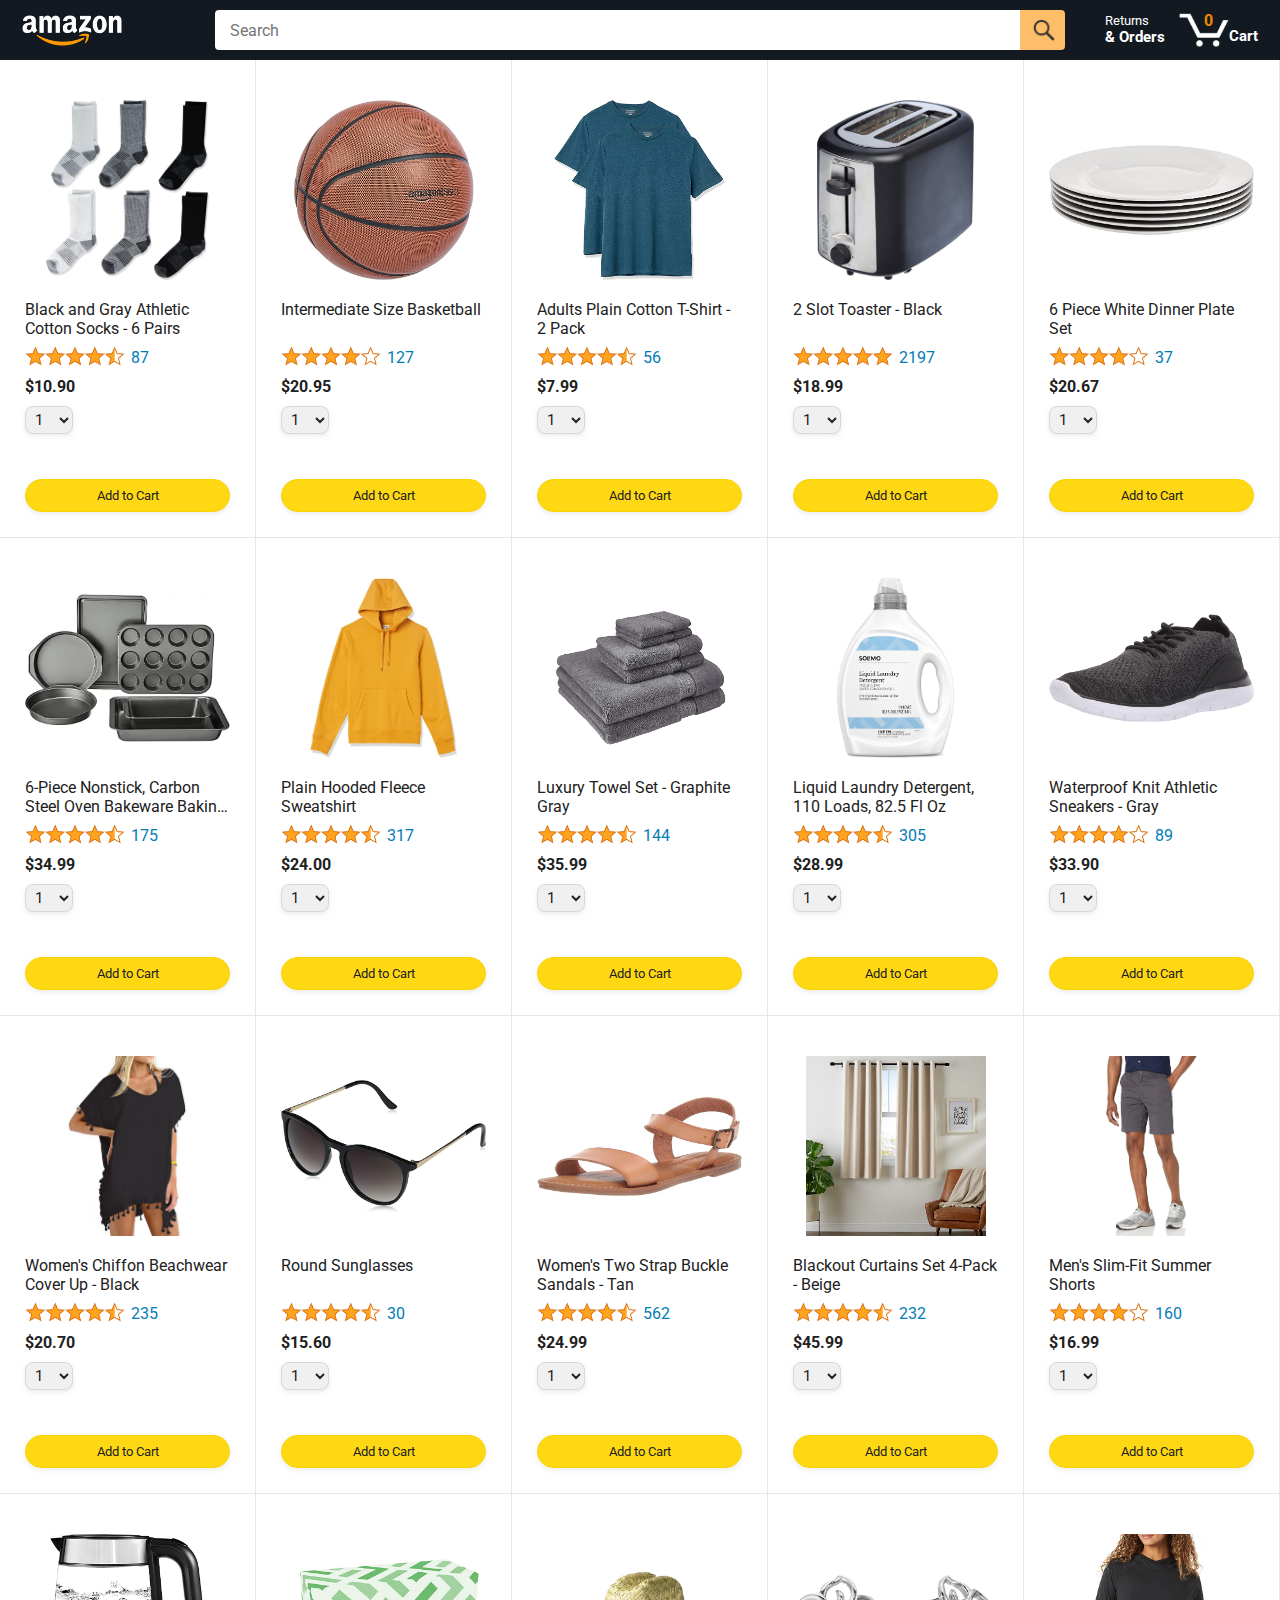
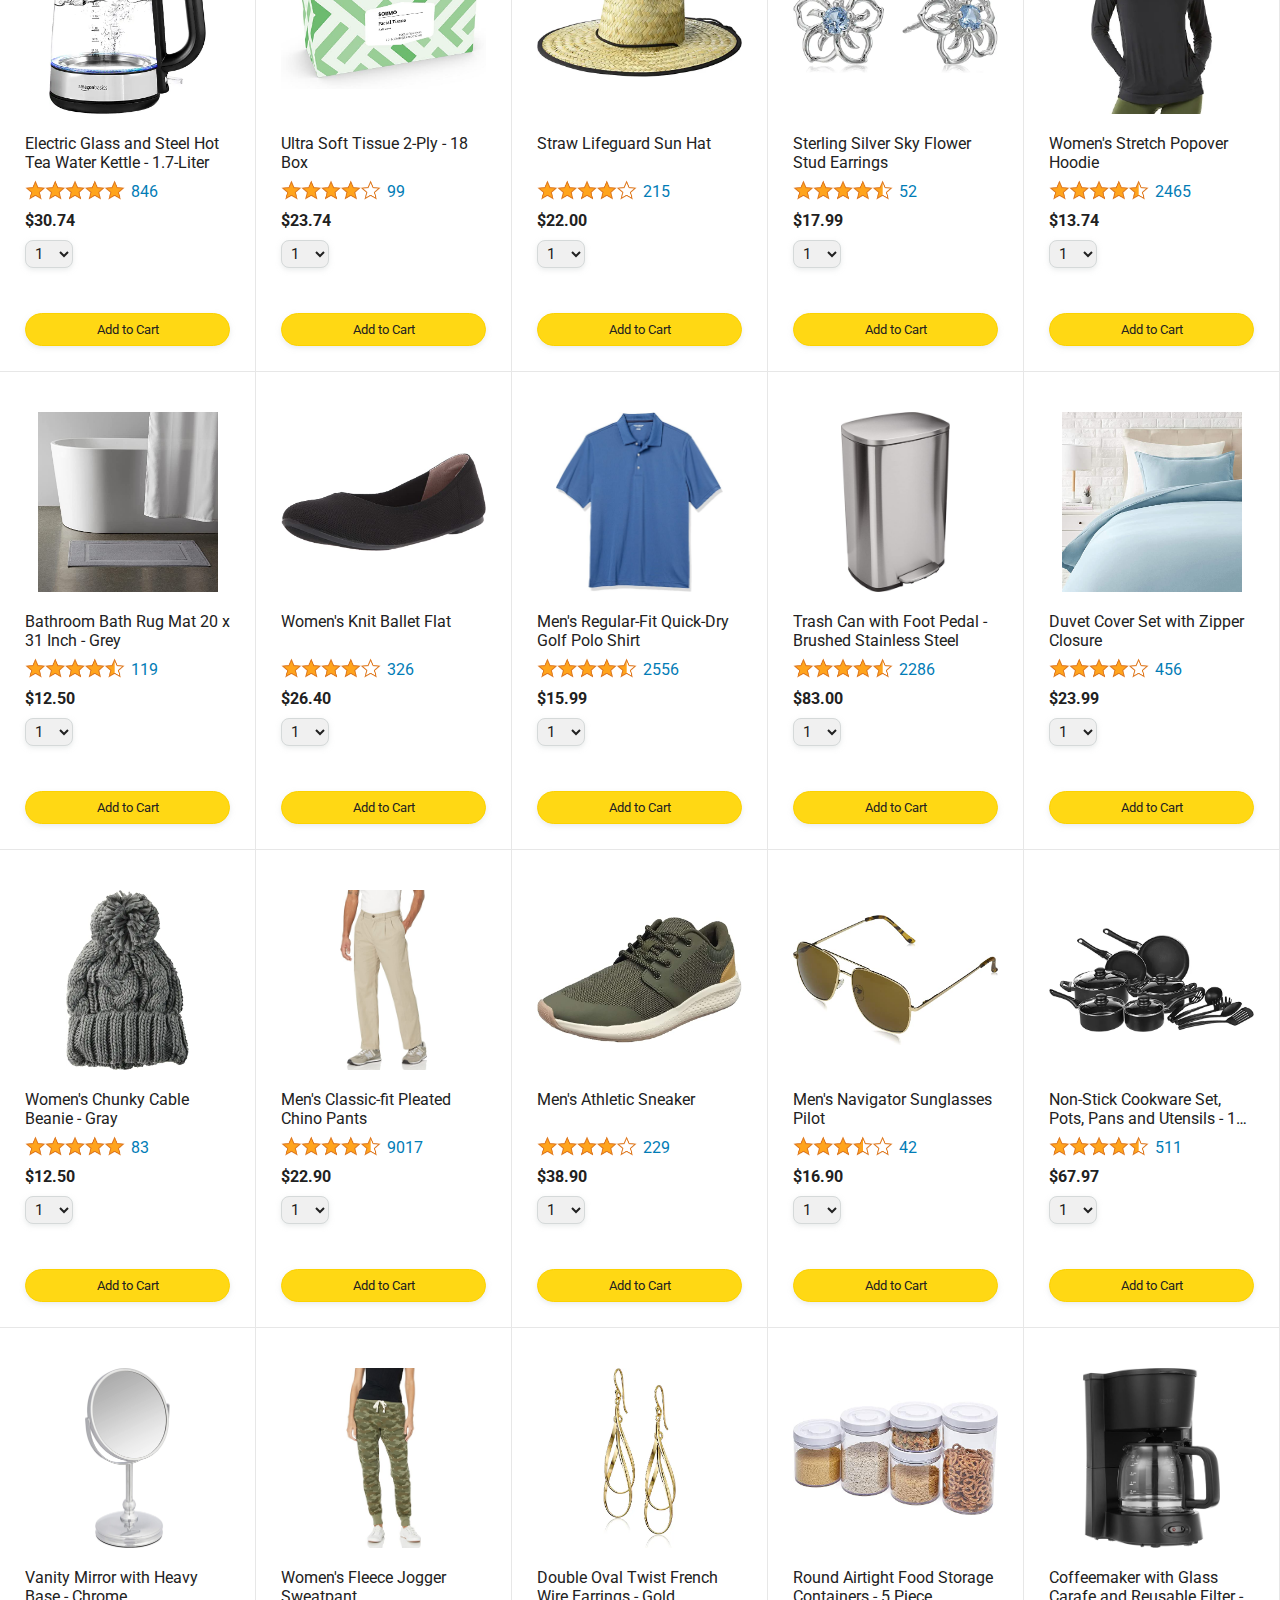
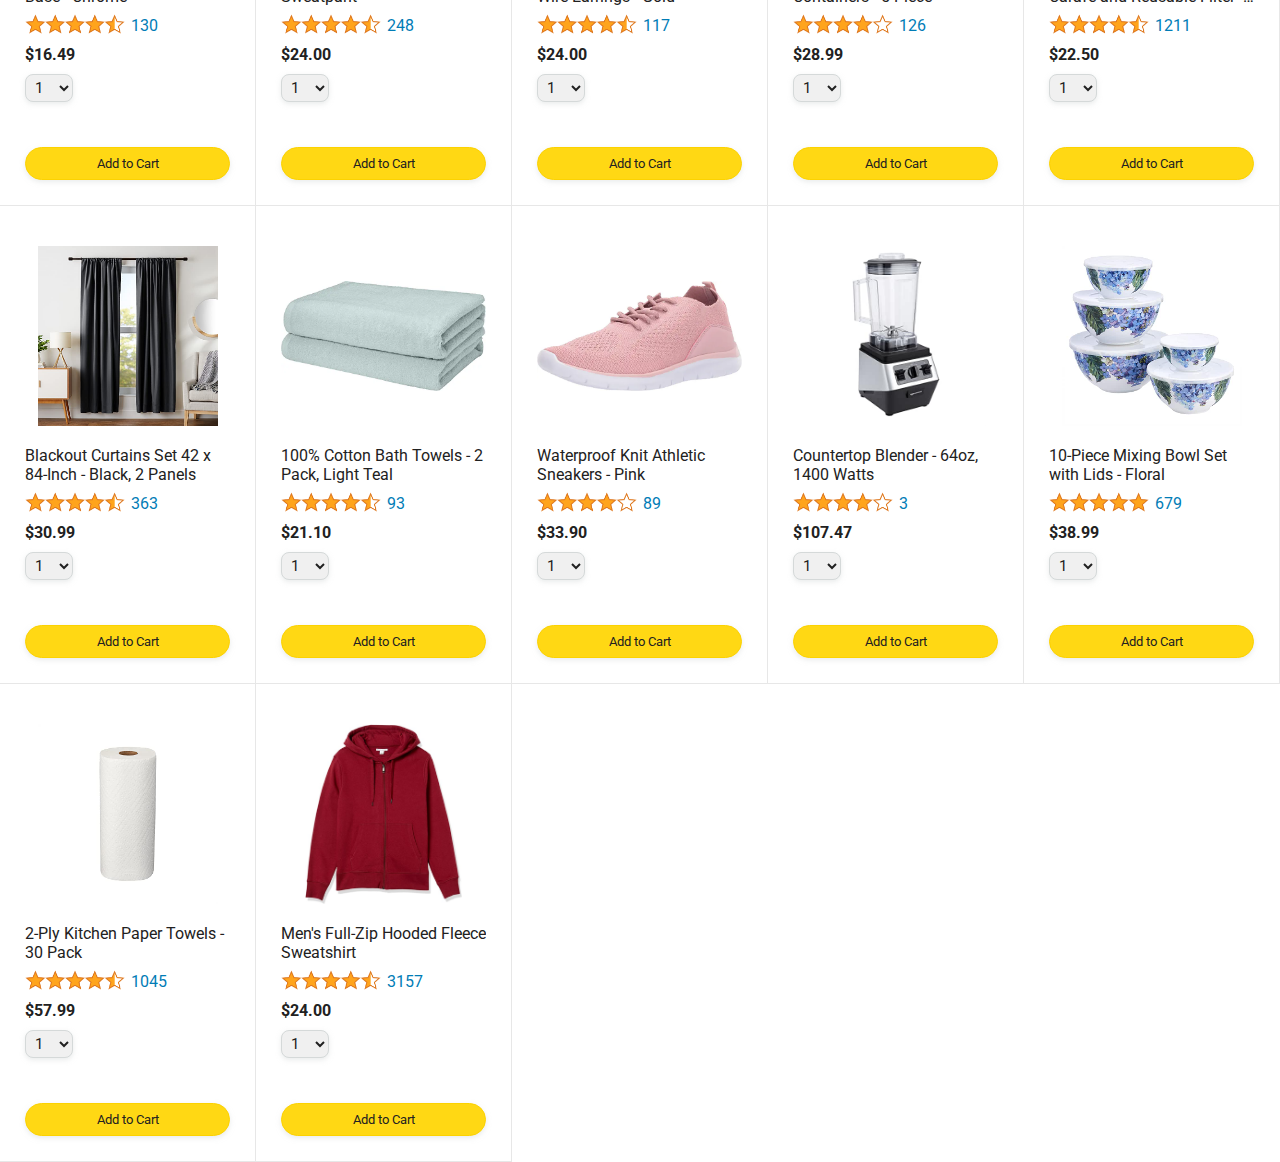
<file: index.html>
<!DOCTYPE html>
<html lang="en">
	<head>
		<meta charset="UTF-8" />
		<meta name="viewport" content="width=device-width, initial-scale=1.0" />
		<title>Amazon Project</title>

		<link rel="preconnect" href="https://fonts.googleapis.com" />
		<link rel="preconnect" href="https://fonts.gstatic.com" crossorigin />
		<link href="https://fonts.googleapis.com/css2?family=Roboto:wght@400;500;700&display=swap" rel="stylesheet" />

		<link rel="stylesheet" href="styles/shared/general.css" />
		<link rel="stylesheet" href="styles/shared/amazon-header.css" />
		<link rel="stylesheet" href="styles/pages/amazon.css" />
	</head>
	<body>
		<div class="amazon-header">
			<div class="amazon-header-left-section">
				<a href="index.html" class="header-link">
					<img class="amazon-logo" src="images/amazon-logo-white.png" />
					<img class="amazon-mobile-logo" src="images/amazon-mobile-logo-white.png" />
				</a>
			</div>

			<div class="amazon-header-middle-section">
				<input class="search-bar" type="text" placeholder="Search" />

				<button class="search-button">
					<img class="search-icon" src="images/icons/search-icon.png" />
				</button>
			</div>

			<div class="amazon-header-right-section">
				<a class="orders-link header-link" href="orders.html">
					<span class="returns-text">Returns</span>
					<span class="orders-text">& Orders</span>
				</a>

				<a class="cart-link header-link" href="checkout.html">
					<img class="cart-icon" src="images/icons/cart-icon.png" />
					<div class="cart-quantity js-cart-quantity">0</div>
					<div class="cart-text">Cart</div>
				</a>
			</div>
		</div>

		<div class="main">
			<div class="products-grid js-products-grid"></div>
		</div>

		<script type="module" src="./scripts/amazon.js"></script>
	</body>
</html>
</file>
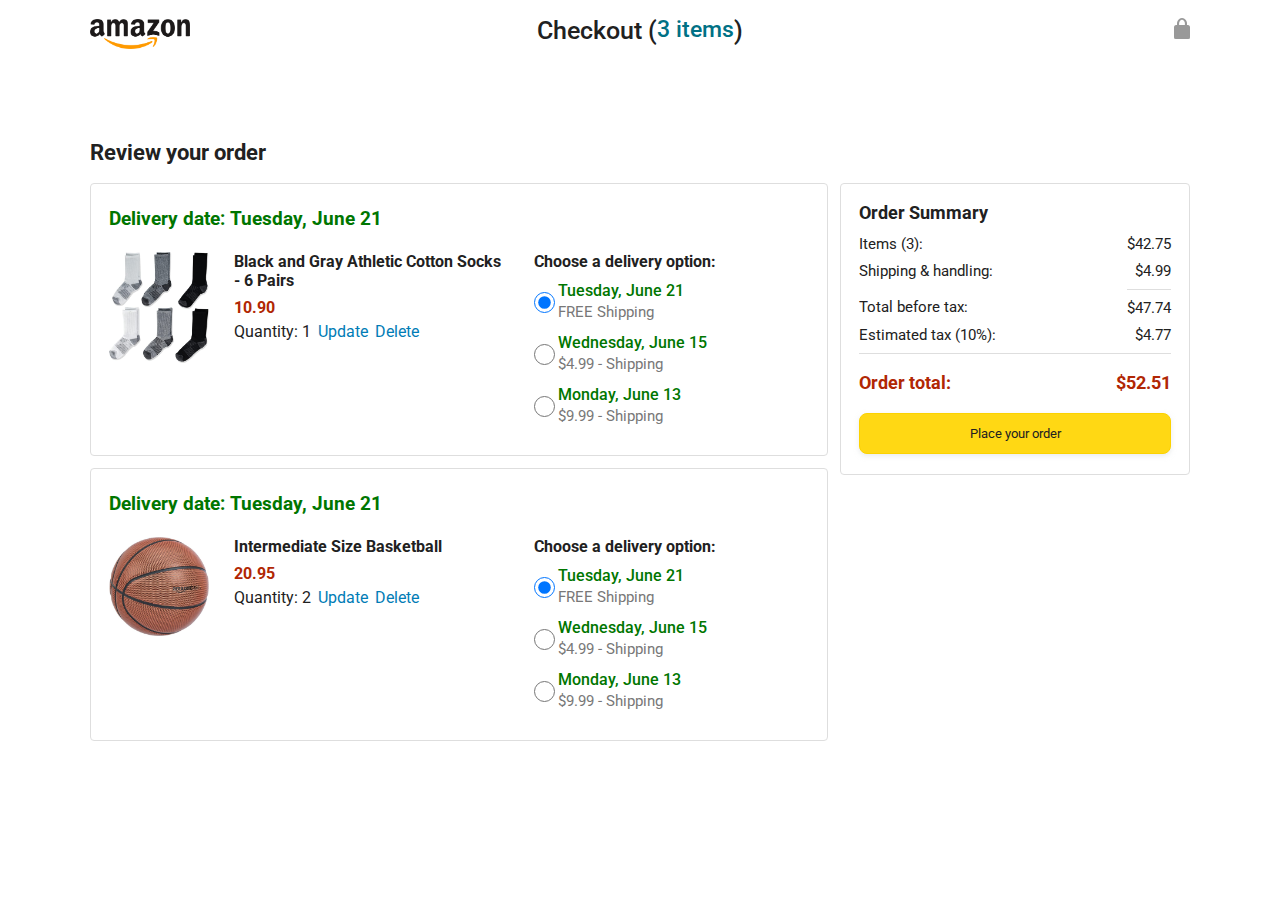
<file: checkout.html>
<!DOCTYPE html>
<html lang="en">
	<head>
		<meta charset="UTF-8" />
		<meta name="viewport" content="width=device-width, initial-scale=1.0" />
		<title>Checkout</title>

		<link rel="preconnect" href="https://fonts.googleapis.com" />
		<link rel="preconnect" href="https://fonts.gstatic.com" crossorigin />
		<link href="https://fonts.googleapis.com/css2?family=Roboto:wght@400;500;700&display=swap" rel="stylesheet" />

		<link rel="stylesheet" href="styles/shared/general.css" />
		<link rel="stylesheet" href="styles/pages/checkout/checkout-header.css" />
		<link rel="stylesheet" href="styles/pages/checkout/checkout.css" />
	</head>
	<body>
		<div class="checkout-header">
			<div class="header-content">
				<div class="checkout-header-left-section">
					<a href="index.html">
						<img class="amazon-logo" src="images/amazon-logo.png" />
						<img class="amazon-mobile-logo" src="images/amazon-mobile-logo.png" />
					</a>
				</div>

				<div class="checkout-header-middle-section">Checkout (<a class="return-to-home-link" href="index.html">3 items</a>)</div>

				<div class="checkout-header-right-section">
					<img src="images/icons/checkout-lock-icon.png" />
				</div>
			</div>
		</div>

		<div class="main">
			<div class="page-title">Review your order</div>

			<div class="checkout-grid">
				<div class="order-summary js-order-summary"></div>

				<div class="payment-summary">
					<div class="payment-summary-title">Order Summary</div>

					<div class="payment-summary-row">
						<div>Items (3):</div>
						<div class="payment-summary-money">$42.75</div>
					</div>

					<div class="payment-summary-row">
						<div>Shipping &amp; handling:</div>
						<div class="payment-summary-money">$4.99</div>
					</div>

					<div class="payment-summary-row subtotal-row">
						<div>Total before tax:</div>
						<div class="payment-summary-money">$47.74</div>
					</div>

					<div class="payment-summary-row">
						<div>Estimated tax (10%):</div>
						<div class="payment-summary-money">$4.77</div>
					</div>

					<div class="payment-summary-row total-row">
						<div>Order total:</div>
						<div class="payment-summary-money">$52.51</div>
					</div>

					<button class="place-order-button button-primary">Place your order</button>
				</div>
			</div>
		</div>

		<script type="module" src="./scripts/checkout.js"></script>
	</body>
</html>
</file>
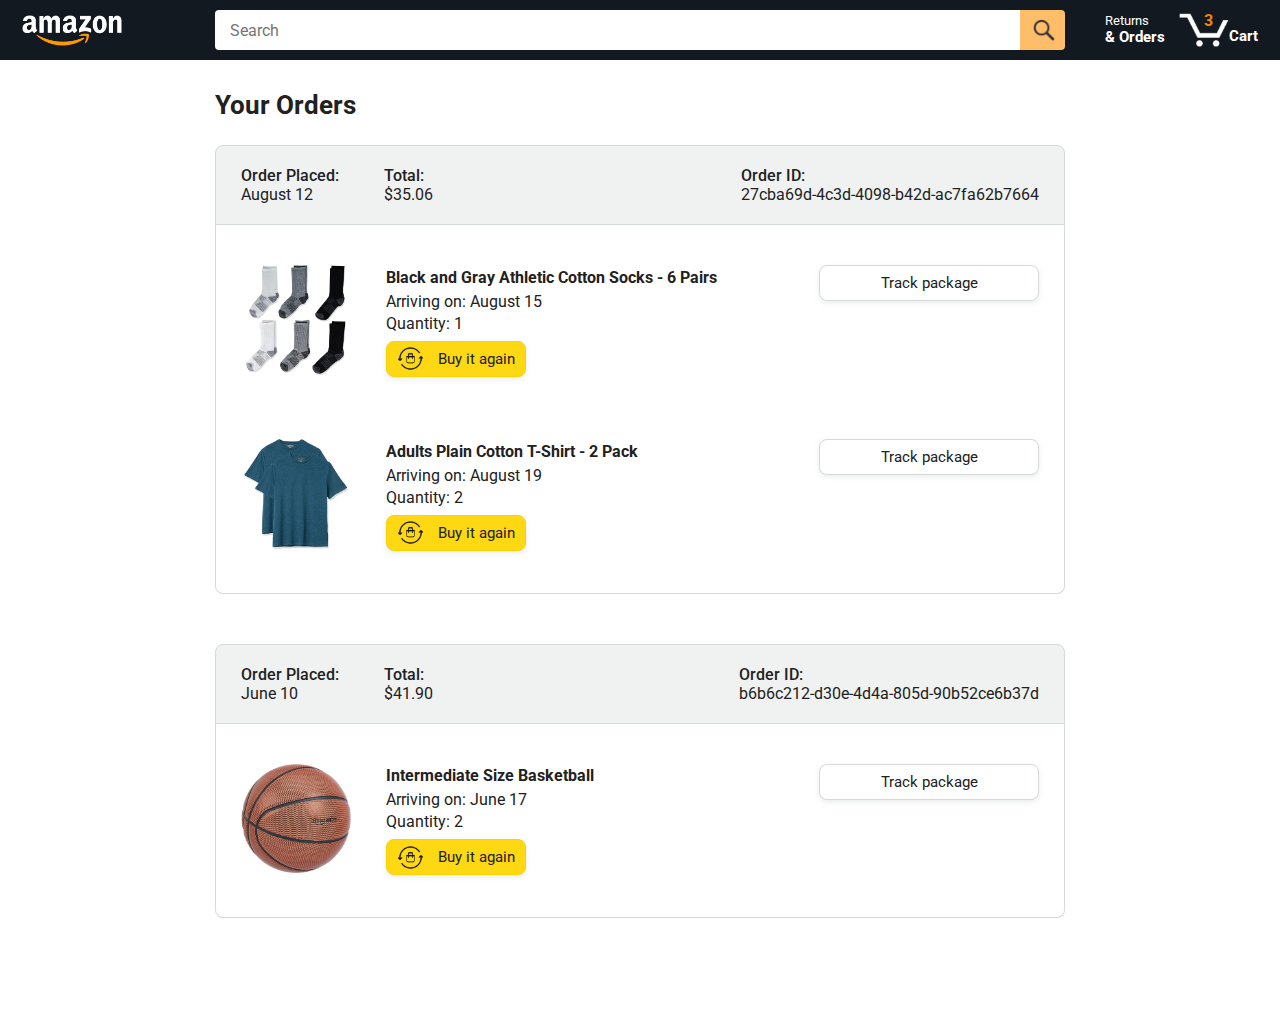
<file: orders.html>
<!DOCTYPE html>
<html lang="en">
	<head>
		<meta charset="UTF-8" />
		<meta name="viewport" content="width=device-width, initial-scale=1.0" />
		<title>Orders</title>

		<link rel="preconnect" href="https://fonts.googleapis.com" />
		<link rel="preconnect" href="https://fonts.gstatic.com" crossorigin />
		<link href="https://fonts.googleapis.com/css2?family=Roboto:wght@400;500;700&display=swap" rel="stylesheet" />

		<link rel="stylesheet" href="styles/shared/general.css" />
		<link rel="stylesheet" href="styles/shared/amazon-header.css" />
		<link rel="stylesheet" href="styles/pages/orders.css" />
	</head>
	<body>
		<div class="amazon-header">
			<div class="amazon-header-left-section">
				<a href="index.html" class="header-link">
					<img class="amazon-logo" src="images/amazon-logo-white.png" />
					<img class="amazon-mobile-logo" src="images/amazon-mobile-logo-white.png" />
				</a>
			</div>

			<div class="amazon-header-middle-section">
				<input class="search-bar" type="text" placeholder="Search" />

				<button class="search-button">
					<img class="search-icon" src="images/icons/search-icon.png" />
				</button>
			</div>

			<div class="amazon-header-right-section">
				<a class="orders-link header-link" href="orders.html">
					<span class="returns-text">Returns</span>
					<span class="orders-text">& Orders</span>
				</a>

				<a class="cart-link header-link" href="checkout.html">
					<img class="cart-icon" src="images/icons/cart-icon.png" />
					<div class="cart-quantity">3</div>
					<div class="cart-text">Cart</div>
				</a>
			</div>
		</div>

		<div class="main">
			<div class="page-title">Your Orders</div>

			<div class="orders-grid">
				<div class="order-container">
					<div class="order-header">
						<div class="order-header-left-section">
							<div class="order-date">
								<div class="order-header-label">Order Placed:</div>
								<div>August 12</div>
							</div>
							<div class="order-total">
								<div class="order-header-label">Total:</div>
								<div>$35.06</div>
							</div>
						</div>

						<div class="order-header-right-section">
							<div class="order-header-label">Order ID:</div>
							<div>27cba69d-4c3d-4098-b42d-ac7fa62b7664</div>
						</div>
					</div>

					<div class="order-details-grid">
						<div class="product-image-container">
							<img src="images/products/athletic-cotton-socks-6-pairs.jpg" />
						</div>

						<div class="product-details">
							<div class="product-name">Black and Gray Athletic Cotton Socks - 6 Pairs</div>
							<div class="product-delivery-date">Arriving on: August 15</div>
							<div class="product-quantity">Quantity: 1</div>
							<button class="buy-again-button button-primary">
								<img class="buy-again-icon" src="images/icons/buy-again.png" />
								<span class="buy-again-message">Buy it again</span>
							</button>
						</div>

						<div class="product-actions">
							<a href="tracking.html">
								<button class="track-package-button button-secondary">Track package</button>
							</a>
						</div>

						<div class="product-image-container">
							<img src="images/products/adults-plain-cotton-tshirt-2-pack-teal.jpg" />
						</div>

						<div class="product-details">
							<div class="product-name">Adults Plain Cotton T-Shirt - 2 Pack</div>
							<div class="product-delivery-date">Arriving on: August 19</div>
							<div class="product-quantity">Quantity: 2</div>
							<button class="buy-again-button button-primary">
								<img class="buy-again-icon" src="images/icons/buy-again.png" />
								<span class="buy-again-message">Buy it again</span>
							</button>
						</div>

						<div class="product-actions">
							<a href="tracking.html">
								<button class="track-package-button button-secondary">Track package</button>
							</a>
						</div>
					</div>
				</div>

				<div class="order-container">
					<div class="order-header">
						<div class="order-header-left-section">
							<div class="order-date">
								<div class="order-header-label">Order Placed:</div>
								<div>June 10</div>
							</div>
							<div class="order-total">
								<div class="order-header-label">Total:</div>
								<div>$41.90</div>
							</div>
						</div>

						<div class="order-header-right-section">
							<div class="order-header-label">Order ID:</div>
							<div>b6b6c212-d30e-4d4a-805d-90b52ce6b37d</div>
						</div>
					</div>

					<div class="order-details-grid">
						<div class="product-image-container">
							<img src="images/products/intermediate-composite-basketball.jpg" />
						</div>

						<div class="product-details">
							<div class="product-name">Intermediate Size Basketball</div>
							<div class="product-delivery-date">Arriving on: June 17</div>
							<div class="product-quantity">Quantity: 2</div>
							<button class="buy-again-button button-primary">
								<img class="buy-again-icon" src="images/icons/buy-again.png" />
								<span class="buy-again-message">Buy it again</span>
							</button>
						</div>

						<div class="product-actions">
							<a href="tracking.html">
								<button class="track-package-button button-secondary">Track package</button>
							</a>
						</div>
					</div>
				</div>
			</div>
		</div>
	</body>
</html>
</file>
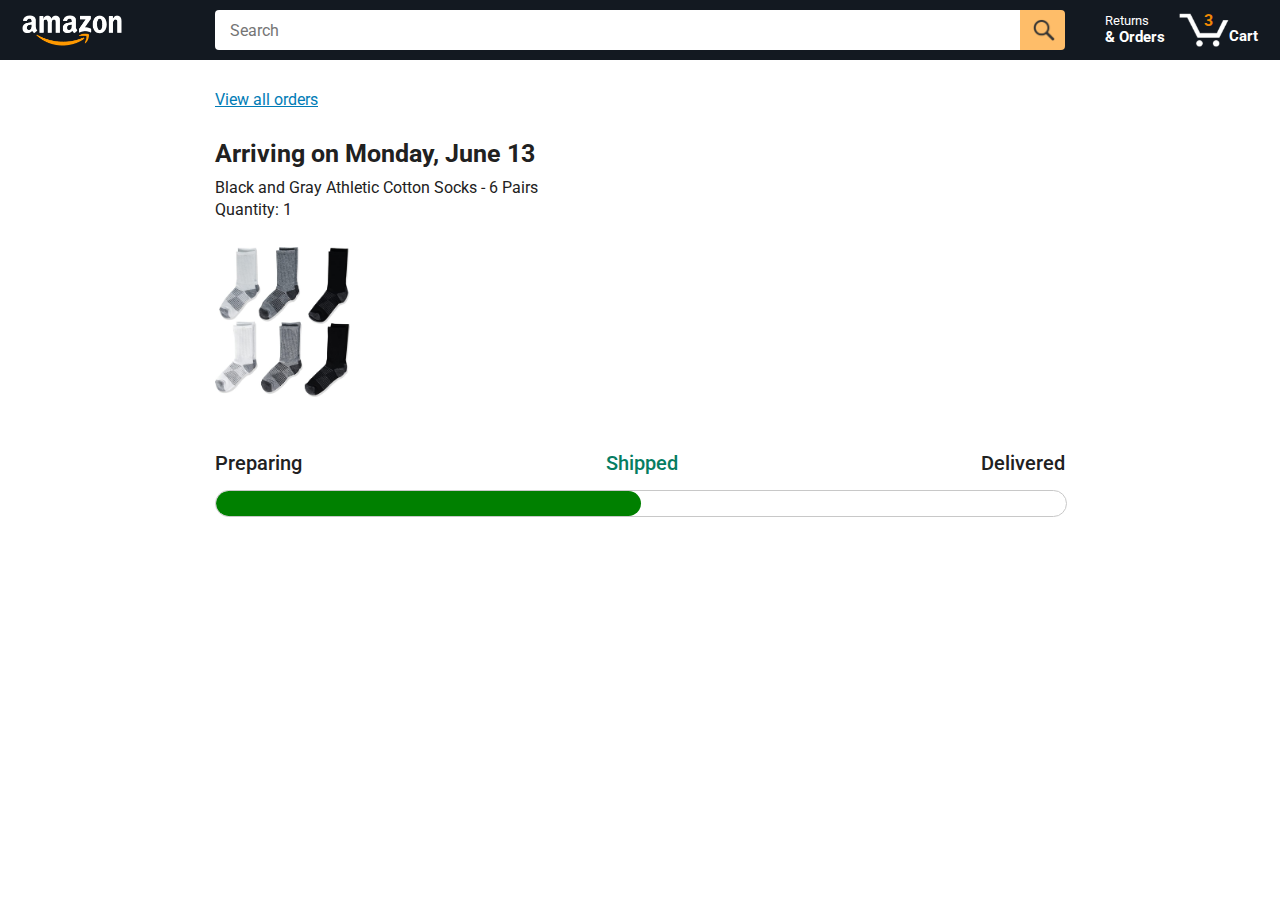
<file: tracking.html>
<!DOCTYPE html>
<html lang="en">
	<head>
		<meta charset="UTF-8" />
		<meta name="viewport" content="width=device-width, initial-scale=1.0" />
		<title>Tracking</title>

		<link rel="preconnect" href="https://fonts.googleapis.com" />
		<link rel="preconnect" href="https://fonts.gstatic.com" crossorigin />
		<link href="https://fonts.googleapis.com/css2?family=Roboto:wght@400;500;700&display=swap" rel="stylesheet" />

		<link rel="stylesheet" href="styles/shared/general.css" />
		<link rel="stylesheet" href="styles/shared/amazon-header.css" />
		<link rel="stylesheet" href="styles/pages/tracking.css" />
	</head>
	<body>
		<div class="amazon-header">
			<div class="amazon-header-left-section">
				<a href="index.html" class="header-link">
					<img class="amazon-logo" src="images/amazon-logo-white.png" />
					<img class="amazon-mobile-logo" src="images/amazon-mobile-logo-white.png" />
				</a>
			</div>

			<div class="amazon-header-middle-section">
				<input class="search-bar" type="text" placeholder="Search" />

				<button class="search-button">
					<img class="search-icon" src="images/icons/search-icon.png" />
				</button>
			</div>

			<div class="amazon-header-right-section">
				<a class="orders-link header-link" href="orders.html">
					<span class="returns-text">Returns</span>
					<span class="orders-text">& Orders</span>
				</a>

				<a class="cart-link header-link" href="checkout.html">
					<img class="cart-icon" src="images/icons/cart-icon.png" />
					<div class="cart-quantity">3</div>
					<div class="cart-text">Cart</div>
				</a>
			</div>
		</div>

		<div class="main">
			<div class="order-tracking">
				<a class="back-to-orders-link link-primary" href="orders.html"> View all orders </a>

				<div class="delivery-date">Arriving on Monday, June 13</div>

				<div class="product-info">Black and Gray Athletic Cotton Socks - 6 Pairs</div>

				<div class="product-info">Quantity: 1</div>

				<img class="product-image" src="images/products/athletic-cotton-socks-6-pairs.jpg" />

				<div class="progress-labels-container">
					<div class="progress-label">Preparing</div>
					<div class="progress-label current-status">Shipped</div>
					<div class="progress-label">Delivered</div>
				</div>

				<div class="progress-bar-container">
					<div class="progress-bar"></div>
				</div>
			</div>
		</div>
	</body>
</html>
</file>
<file: styles/shared/general.css>
body {
    font-family: Roboto, Arial;
    color: rgb(33, 33, 33);
    /* The <body> element has a default margin of 8px
     on all sides. This removes the default margins. */
    margin: 0;
}

/* <p> elements have a default margin on the top
   and bottom. This removes the default margins. */
p {
    margin: 0;
}

button {
    cursor: pointer;
}

select {
    cursor: pointer;
}

input, select, button {
    font-family: Roboto, Arial;
}

.button-primary {
    color: rgb(33, 33, 33);
    background-color: rgb(255, 216, 20);
    border: 1px solid rgb(252, 210, 0);
    border-radius: 8px;
    cursor: pointer;
    box-shadow: 0 2px 5px rgba(213, 217, 217, 0.5);
}

.button-primary:hover {
    background-color: rgb(247, 202, 0);
    border: 1px solid rgb(242, 194, 0);
}

.button-primary:active {
    background: rgb(255, 216, 20);
    border-color: rgb(252, 210, 0);
    box-shadow: none;
}

.button-secondary {
    color: rgb(33, 33, 33);
    background: white;
    border: 1px solid rgb(213, 217, 217);
    border-radius: 8px;
    cursor: pointer;
    box-shadow: 0 2px 5px rgba(213, 217, 217, 0.5);
}

.button-secondary:hover {
    background-color: rgb(247, 250, 250);
}

.button-secondary:active {
    background-color: rgb(237, 253, 255);
    box-shadow: none;
}

/* These styles will limit text to 2 lines. Anything
   beyond 2 lines will be replaced with "..."
   You can find this code by using an A.I. tool or by
   searching in Google.
   https://css-tricks.com/almanac/properties/l/line-clamp/ */
.limit-text-to-2-lines {
    display: -webkit-box;
    -webkit-line-clamp: 2;
    -webkit-box-orient: vertical;
    overflow: hidden;
}

.link-primary {
    color: rgb(1, 124, 182);
    cursor: pointer;
}

.link-primary:hover {
    color: rgb(196, 80, 0);
}

/* Styles for dropdown selectors. */
select {
    color: rgb(33, 33, 33);
    background-color: rgb(240, 240, 240);
    border: 1px solid rgb(213, 217, 217);
    border-radius: 8px;
    padding: 3px 5px;
    font-size: 15px;
    cursor: pointer;
    box-shadow: 0 2px 5px rgba(213, 217, 217, 0.5);
}

select:focus,
input:focus {
    outline: 2px solid rgb(255, 153, 0);
}
</file>
<file: styles/shared/amazon-header.css>
.amazon-header {
    background-color: rgb(19, 25, 33);
    color: white;
    padding-left: 15px;
    padding-right: 15px;

    display: flex;
    align-items: center;
    justify-content: space-between;

    position: fixed;
    top: 0;
    left: 0;
    right: 0;
    height: 60px;
}

.amazon-header-left-section {
    width: 180px;
}

@media (max-width: 800px) {
    .amazon-header-left-section {
        width: unset;
    }
}

.header-link {
    display: inline-block;
    padding: 6px;
    border-radius: 2px;
    cursor: pointer;
    text-decoration: none;
    border: 1px solid rgba(0, 0, 0, 0);
}

.header-link:hover {
    border: 1px solid white;
}

.amazon-logo {
    width: 100px;
    margin-top: 5px;
}

.amazon-mobile-logo {
    display: none;
}

@media (max-width: 575px) {
    .amazon-logo {
        display: none;
    }

    .amazon-mobile-logo {
        display: block;
        height: 35px;
        margin-top: 5px;
    }
}

.amazon-header-middle-section {
    flex: 1;
    max-width: 850px;
    margin-left: 10px;
    margin-right: 10px;
    display: flex;
}

.search-bar {
    flex: 1;
    width: 0;
    font-size: 16px;
    height: 38px;
    padding-left: 15px;
    border: none;
    border-top-left-radius: 4px;
    border-bottom-left-radius: 4px;
    border-top-right-radius: 0;
    border-bottom-right-radius: 0;
}

.search-button {
    background-color: rgb(254, 189, 105);
    border: none;
    width: 45px;
    height: 40px;
    border-top-right-radius: 4px;
    border-bottom-right-radius: 4px;
    flex-shrink: 0;
}

.search-icon {
    height: 22px;
    margin-left: 2px;
    margin-top: 3px;
}

.amazon-header-right-section {
    width: 180px;
    flex-shrink: 0;
    display: flex;
    justify-content: end;
}

.orders-link {
    color: white;
}

.returns-text {
    display: block;
    font-size: 13px;
}

.orders-text {
    display: block;
    font-size: 15px;
    font-weight: 700;
}

.cart-link {
    color: white;
    display: flex;
    align-items: center;
    position: relative;
}

.cart-icon {
    width: 50px;
}

.cart-text {
    margin-top: 12px;
    font-size: 15px;
    font-weight: 700;
}

.cart-quantity {
    color: rgb(240, 136, 4);
    font-size: 16px;
    font-weight: 700;

    position: absolute;
    top: 4px;
    left: 22px;

    width: 26px;
    text-align: center;
}
</file>
<file: styles/pages/amazon.css>
.main {
    margin-top: 60px;
}

.products-grid {
    display: grid;

    /* - In CSS Grid, 1fr means a column will take up the
       remaining space in the grid.
     - If we write 1fr 1fr ... 1fr; 8 times, this will
       divide the grid into 8 columns, each taking up an
       equal amount of the space.
     - repeat(8, 1fr); is a shortcut for repeating "1fr"
       8 times (instead of typing out "1fr" 8 times).
       repeat(...) is a special property that works with
       display: grid; */
    grid-template-columns: repeat(8, 1fr);
}

/* @media is used to create responsive design (making the
   website look good on any screen size). This @media
   means when the screen width is 2000px or less, we
   will divide the grid into 7 columns instead of 8. */
@media (max-width: 2000px) {
    .products-grid {
        grid-template-columns: repeat(7, 1fr);
    }
}

/* This @media means when the screen width is 1600px or
   less, we will divide the grid into 6 columns. */
@media (max-width: 1600px) {
    .products-grid {
        grid-template-columns: repeat(6, 1fr);
    }
}

@media (max-width: 1300px) {
    .products-grid {
        grid-template-columns: repeat(5, 1fr);
    }
}

@media (max-width: 1000px) {
    .products-grid {
        grid-template-columns: repeat(4, 1fr);
    }
}

@media (max-width: 800px) {
    .products-grid {
        grid-template-columns: repeat(3, 1fr);
    }
}

@media (max-width: 575px) {
    .products-grid {
        grid-template-columns: repeat(2, 1fr);
    }
}

@media (max-width: 450px) {
    .products-grid {
        grid-template-columns: 1fr;
    }
}

.product-container {
    padding-top: 40px;
    padding-bottom: 25px;
    padding-left: 25px;
    padding-right: 25px;

    border-right: 1px solid rgb(231, 231, 231);
    border-bottom: 1px solid rgb(231, 231, 231);

    display: flex;
    flex-direction: column;
}

.product-image-container {
    display: flex;
    justify-content: center;
    align-items: center;

    height: 180px;
    margin-bottom: 20px;
}

.product-image {
    /* Images will overflow their container by default. To
    prevent this, we set max-width and max-height to 100%
    so they stay inside their container. */
    max-width: 100%;
    max-height: 100%;
}

.product-name {
    height: 40px;
    margin-bottom: 5px;
}

.product-rating-container {
    display: flex;
    align-items: center;
    margin-bottom: 10px;
}

.product-rating-stars {
    width: 100px;
    margin-right: 6px;
}

.product-rating-count {
    color: rgb(1, 124, 182);
    cursor: pointer;
    margin-top: 3px;
}

.product-price {
    font-weight: 700;
    margin-bottom: 10px;
}

.product-quantity-container {
    margin-bottom: 17px;
}

.product-spacer {
    flex: 1;
}

.added-to-cart {
    color: rgb(6, 125, 98);
    font-size: 16px;

    display: flex;
    align-items: center;
    margin-bottom: 8px;

    /* At first, the "Added to cart" message will
     be invisible. Use JavaScript to change the
     opacity and make it visible. */
    opacity: 0;
}

.added-to-cart img {
    height: 20px;
    margin-right: 5px;
}

.add-to-cart-button {
    width: 100%;
    padding: 8px;
    border-radius: 50px;
}

.added-to-cart-visible {
    opacity: 1;
}
</file>
<file: styles/pages/checkout/checkout-header.css>
.checkout-header {
    height: 60px;
    padding-left: 30px;
    padding-right: 30px;
    background-color: white;

    display: flex;
    justify-content: center;

    position: fixed;
    top: 0;
    left: 0;
    right: 0;
    z-index: 1000;
}

.header-content {
    width: 100%;
    max-width: 1100px;

    display: flex;
    align-items: center;
}

.checkout-header-left-section {
    width: 150px;
}

.amazon-logo {
    width: 100px;
    margin-top: 12px;
}

.amazon-mobile-logo {
    display: none;
}

/* @media is used to create responsive design (making the
   website look good on any screen size). This @media
   means when the screen width is 575px or less, different
   styles (inside the {...}) will be applied. */
@media (max-width: 575px) {
    .checkout-header-left-section {
        width: auto;
    }

    .amazon-logo {
        display: none;
    }

    .amazon-mobile-logo {
        display: inline-block;
        height: 35px;
        margin-top: 5px;
    }
}

.checkout-header-middle-section {
    flex: 1;
    flex-shrink: 0;
    text-align: center;

    font-size: 25px;
    font-weight: 500;

    display: flex;
    justify-content: center;
}

.return-to-home-link {
    color: rgb(0, 113, 133);
    font-size: 23px;
    text-decoration: none;
    cursor: pointer;
}

@media (max-width: 1000px) {
    .checkout-header-middle-section {
        font-size: 20px;
        margin-right: 60px;
    }

    .return-to-home-link {
        font-size: 18px;
    }
}

@media (max-width: 575px) {
    .checkout-header-middle-section {
        margin-right: 5px;
    }
}

.checkout-header-right-section {
    text-align: right;
    width: 150px;
}

@media (max-width: 1000px) {
    .checkout-header-right-section {
        width: auto;
    }
}
</file>
<file: styles/pages/checkout/checkout.css>
.main {
    max-width: 1100px;
    padding-left: 30px;
    padding-right: 30px;

    margin-top: 140px;
    margin-bottom: 100px;

    /* margin-left: auto;
     margin-right auto;
     Is a trick for centering an element horizontally
     without needing a container. */
    margin-left: auto;
    margin-right: auto;
}

.page-title {
    font-weight: 700;
    font-size: 22px;
    margin-bottom: 18px;
}

.checkout-grid {
    display: grid;
    /* Here, 1fr means the first column will take
     up the remaining space in the grid. */
    grid-template-columns: 1fr 350px;
    column-gap: 12px;

    /* Use align-items: start; to prevent the elements
     in the grid from stretching vertically. */
    align-items: start;
}

@media (max-width: 1000px) {
    .main {
        max-width: 500px;
    }

    .checkout-grid {
        grid-template-columns: 1fr;
    }
}

.cart-item-container,
.payment-summary {
    border: 1px solid rgb(222, 222, 222);
    border-radius: 4px;
    padding: 18px;
}

.cart-item-container {
    margin-bottom: 12px;
}

.payment-summary {
    padding-bottom: 5px;
}

@media (max-width: 1000px) {
    .payment-summary {
        /* grid-row: 1 means this element will be placed into row
      1 in the grid. (Normally, the row that an element is
      placed in is determined by the order of the elements in
      the HTML. grid-row overrides this default ordering). */
        grid-row: 1;
        margin-bottom: 12px;
    }
}

.delivery-date {
    color: rgb(0, 118, 0);
    font-weight: 700;
    font-size: 19px;
    margin-top: 5px;
    margin-bottom: 22px;
}

.cart-item-details-grid {
    display: grid;
    /* 100px 1fr 1fr; means the 2nd and 3rd column will
     take up half the remaining space in the grid
     (they will divide up the remaining space evenly). */
    grid-template-columns: 100px 1fr 1fr;
    column-gap: 25px;
}

@media (max-width: 1000px) {
    .cart-item-details-grid {
        grid-template-columns: 100px 1fr;
        row-gap: 30px;
    }
}

.product-image {
    max-width: 100%;
    max-height: 120px;

    /* margin-left: auto;
     margin-right auto;
     Is a trick for centering an element horizontally
     without needing a container. */
    margin-left: auto;
    margin-right: auto;
}

.product-name {
    font-weight: 700;
    margin-bottom: 8px;
}

.product-price {
    color: rgb(177, 39, 4);
    font-weight: 700;
    margin-bottom: 5px;
}

.product-quantity .link-primary {
    margin-left: 3px;
}

@media (max-width: 1000px) {
    .delivery-options {
        /* grid-column: 1 means this element will be placed
       in column 1 in the grid. (Normally, the column that
       an element is placed in is determined by the order
       of the elements in the HTML. grid-column overrides
       this default ordering).
       
       / span 2 means this element will take up 2 columns
       in the grid (Normally, each element takes up 1
       column in the grid). */
        grid-column: 1 / span 2;
    }
}

.delivery-options-title {
    font-weight: 700;
    margin-bottom: 10px;
}

.delivery-option {
    display: grid;
    grid-template-columns: 24px 1fr;
    margin-bottom: 12px;
    cursor: pointer;
}

.delivery-option-input {
    margin-left: 0px;
    cursor: pointer;
}

.delivery-option-date {
    color: rgb(0, 118, 0);
    font-weight: 500;
    margin-bottom: 3px;
}

.delivery-option-price {
    color: rgb(120, 120, 120);
    font-size: 15px;
}

.payment-summary-title {
    font-weight: 700;
    font-size: 18px;
    margin-bottom: 12px;
}

.payment-summary-row {
    display: grid;
    /* 1fr auto; means the width of the 2nd column will be
     determined by the elements inside the column (auto).
     The 1st column will take up the remaining space. */
    grid-template-columns: 1fr auto;

    font-size: 15px;
    margin-bottom: 9px;
}

.payment-summary-money {
    text-align: right;
}

.subtotal-row .payment-summary-money {
    border-top: 1px solid rgb(222, 222, 222);
}

.subtotal-row div {
    padding-top: 9px;
}

.total-row {
    color: rgb(177, 39, 4);
    font-weight: 700;
    font-size: 18px;

    border-top: 1px solid rgb(222, 222, 222);
    padding-top: 18px;
}

.place-order-button {
    width: 100%;
    padding-top: 12px;
    padding-bottom: 12px;
    border-radius: 8px;

    margin-top: 11px;
    margin-bottom: 15px;
}
</file>
<file: styles/pages/orders.css>
.main {
    max-width: 850px;
    margin-top: 90px;
    margin-bottom: 100px;
    padding-left: 20px;
    padding-right: 20px;

    /* margin-left: auto;
     margin-right auto;
     Is a trick for centering an element horizontally
     without needing a container. */
    margin-left: auto;
    margin-right: auto;
}

.page-title {
    font-weight: 700;
    font-size: 26px;
    margin-bottom: 25px;
}

.orders-grid {
    display: grid;
    grid-template-columns: 1fr;
    row-gap: 50px;
}

.order-header {
    background-color: rgb(240, 242, 242);
    border: 1px solid rgb(213, 217, 217);

    display: flex;
    align-items: center;
    justify-content: space-between;

    padding: 20px 25px;
    border-top-left-radius: 8px;
    border-top-right-radius: 8px;
}

.order-header-left-section {
    display: flex;
    flex-shrink: 0;
}

.order-header-label {
    font-weight: 500;
}

.order-date,
.order-total {
    margin-right: 45px;
}

.order-header-right-section {
    flex-shrink: 1;
}

@media (max-width: 575px) {
    .order-header {
        flex-direction: column;
        align-items: start;
        line-height: 23px;
        padding: 15px;
    }

    .order-header-left-section {
        flex-direction: column;
    }

    .order-header-label {
        margin-right: 5px;
    }

    .order-date,
    .order-total {
        display: grid;
        grid-template-columns: auto 1fr;
        margin-right: 0;
    }

    .order-header-right-section {
        display: grid;
        grid-template-columns: auto 1fr;
    }
}

.order-details-grid {
    padding: 40px 25px;
    border: 1px solid rgb(213, 217, 217);
    border-top: none;
    border-bottom-left-radius: 8px;
    border-bottom-right-radius: 8px;

    display: grid;
    grid-template-columns: 110px 1fr 220px;
    column-gap: 35px;
    row-gap: 60px;
    align-items: center;
}

@media (max-width: 800px) {
    .order-details-grid {
        grid-template-columns: 110px 1fr;
        row-gap: 0;
        padding-bottom: 8px;
    }
}

@media (max-width: 450px) {
    .order-details-grid {
        grid-template-columns: 1fr;
    }
}

.product-image-container {
    text-align: center;
}

.product-image-container img {
    max-width: 110px;
    max-height: 110px;
}

.product-name {
    font-weight: 700;
    margin-bottom: 5px;
}

.product-delivery-date {
    margin-bottom: 3px;
}

.product-quantity {
    margin-bottom: 8px;
}

.buy-again-button {
    font-size: 15px;
    width: 140px;
    height: 36px;
    border-radius: 8px;

    display: flex;
    align-items: center;
    justify-content: center;
}

.buy-again-icon {
    width: 25px;
    margin-right: 15px;
}

.product-actions {
    align-self: start;
}

.track-package-button {
    width: 100%;
    font-size: 15px;
    padding: 8px;
}

@media (max-width: 800px) {
    .buy-again-button {
        margin-bottom: 10px;
    }

    .product-actions {
        /* grid-column: 2 means this element will be placed
       in column 2 in the grid. (Normally, the column that
       an element is placed in is determined by the order
       of the elements in the HTML. grid-column overrides
       this default ordering). */
        grid-column: 2;
        margin-bottom: 30px;
    }

    .track-package-button {
        width: 140px;
    }
}

@media (max-width: 450px) {
    .product-image-container {
        text-align: center;
        margin-bottom: 25px;
    }

    .product-image-container img {
        max-width: 150px;
        max-height: 150px;
    }

    .product-name {
        margin-bottom: 10px;
    }

    .product-quantity {
        margin-bottom: 15px;
    }

    .buy-again-button {
        width: 100%;
        margin-bottom: 15px;
    }

    .product-actions {
        /* grid-column: auto; undos grid-column: 2; from above.
       This element will now be placed in its normal column
       in the grid. */
        grid-column: auto;
        margin-bottom: 70px;
    }

    .track-package-button {
        width: 100%;
        padding: 12px;
    }
}
</file>
<file: styles/pages/tracking.css>
.main {
    max-width: 850px;
    margin-top: 90px;
    margin-bottom: 100px;
    padding-left: 30px;
    padding-right: 30px;

    /* margin-left: auto;
     margin-right auto;
     Is a trick for centering an element horizontally
     without needing a container. */
    margin-left: auto;
    margin-right: auto;
}

.back-to-orders-link {
    display: inline-block;
    margin-bottom: 30px;
}

.delivery-date {
    font-size: 25px;
    font-weight: 700;
    margin-bottom: 10px;
}

.product-info {
    margin-bottom: 3px;
}

.product-image {
    max-width: 150px;
    max-height: 150px;
    margin-top: 25px;
    margin-bottom: 50px;
}

.progress-labels-container {
    display: flex;
    justify-content: space-between;
    font-size: 20px;
    font-weight: 500;
    margin-bottom: 15px;
}

.current-status {
    color: rgb(6, 125, 98);
}

@media (max-width: 575px) {
    .progress-labels-container {
        font-size: 16px;
    }
}

@media (max-width: 450px) {
    .progress-labels-container {
        flex-direction: column;
        margin-bottom: 5px;
    }

    .progress-label {
        margin-bottom: 3px;
    }
}

.progress-bar-container {
    height: 25px;
    width: 100%;

    border: 1px solid rgb(200, 200, 200);
    border-radius: 50px;
    overflow: hidden;
}

.progress-bar {
    height: 100%;
    background-color: green;
    border-radius: 50px;
    width: 50%;
}
</file>
